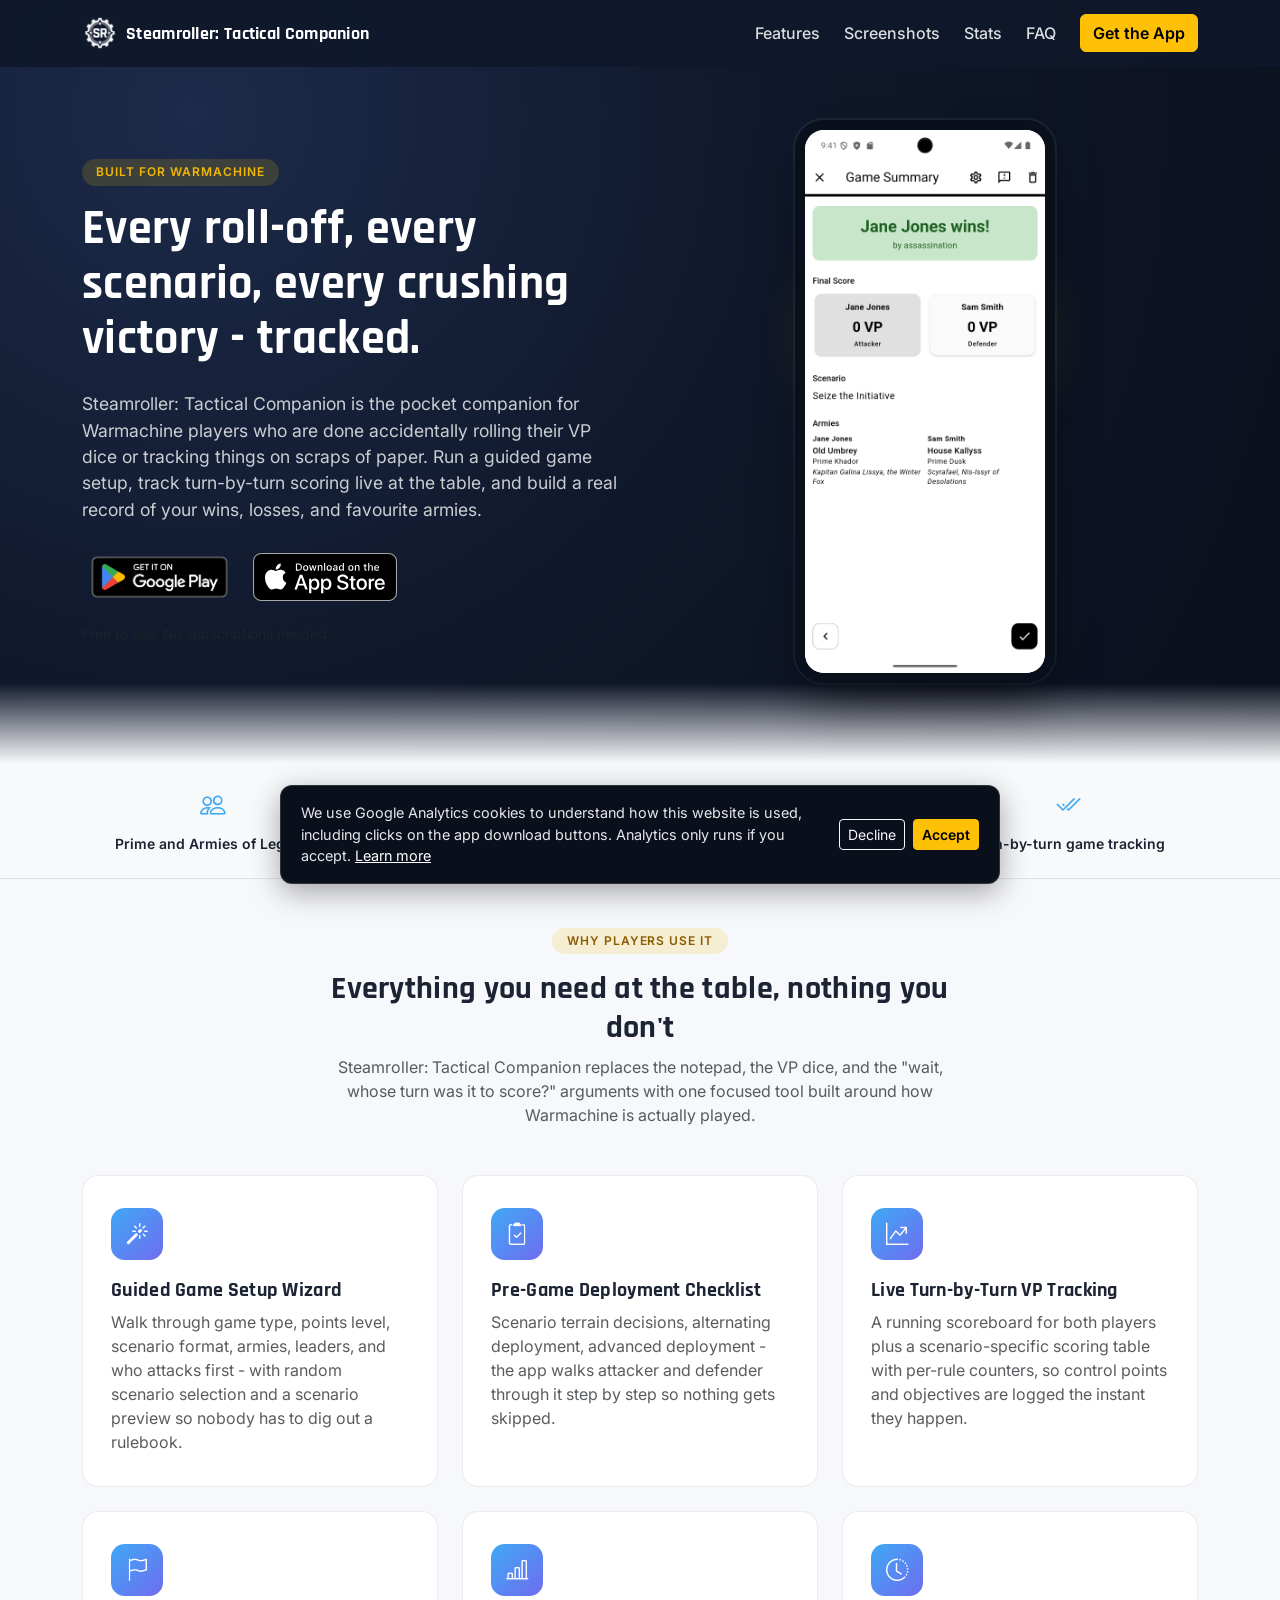
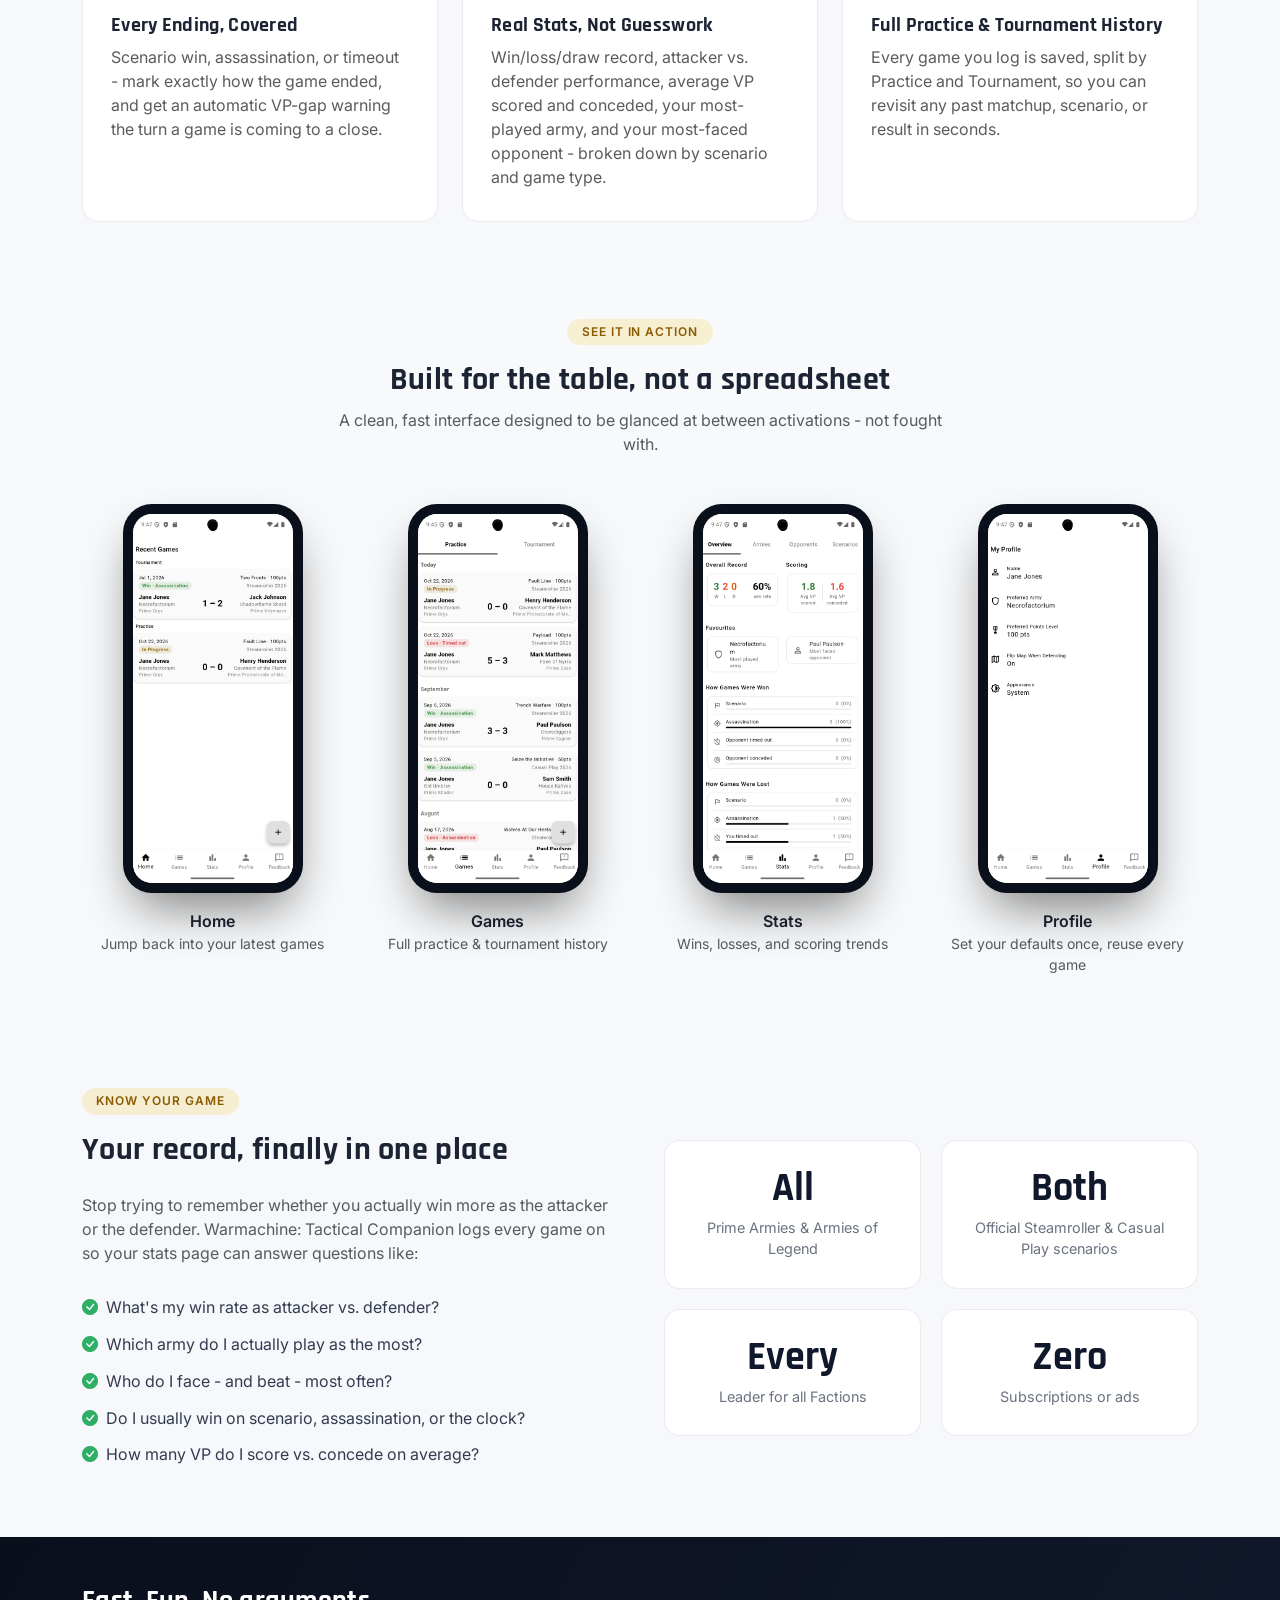
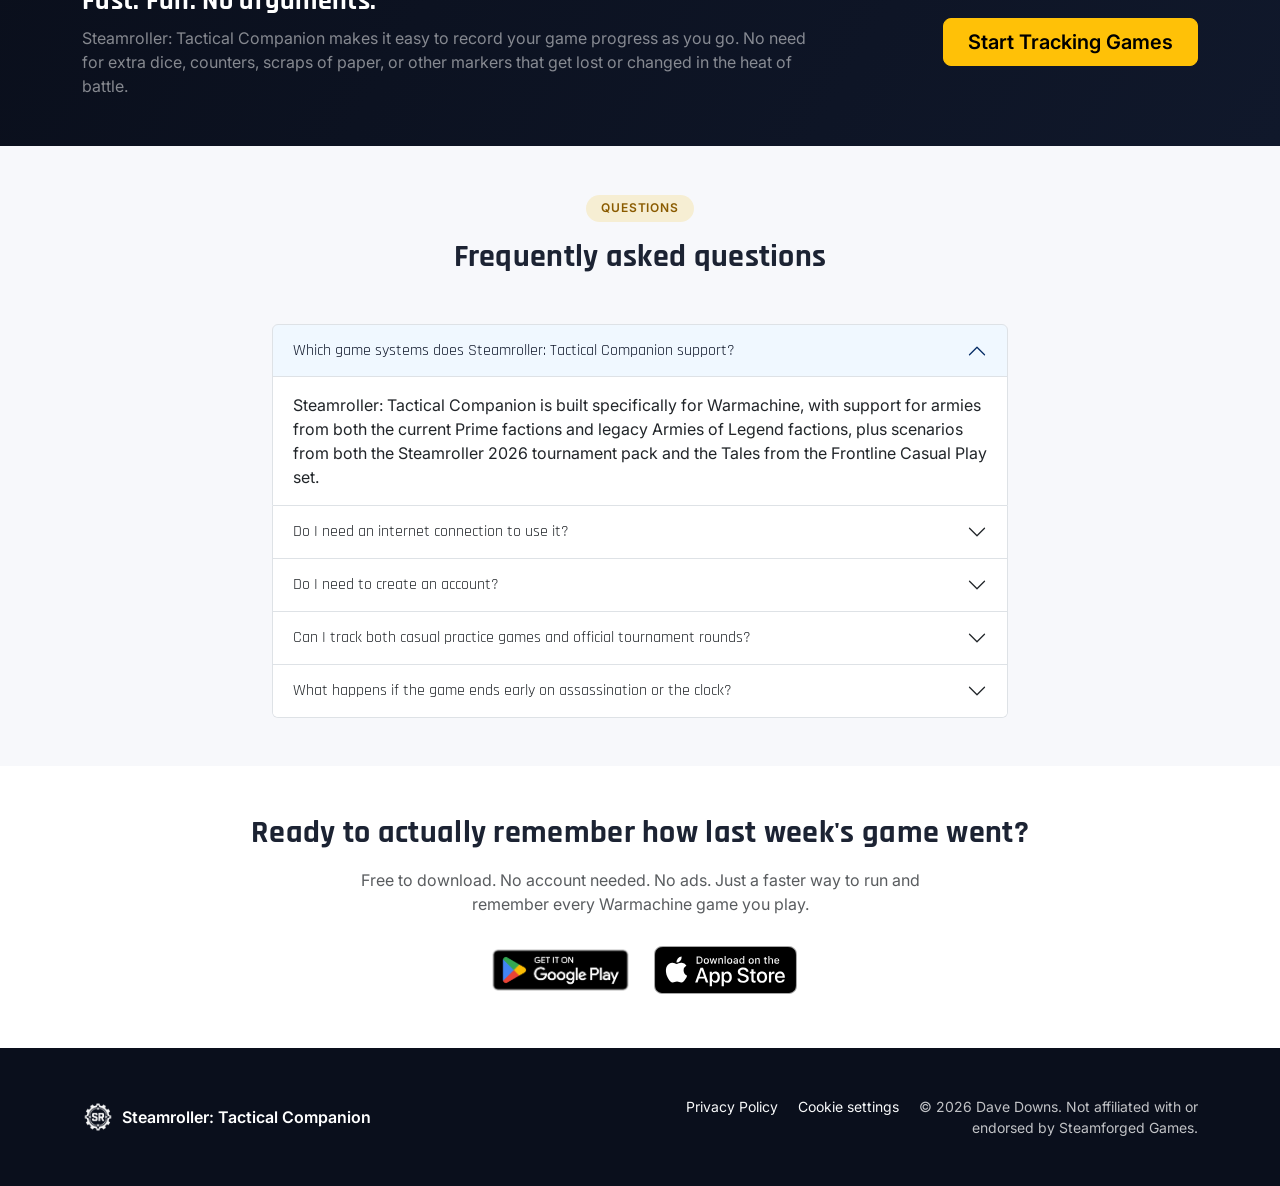
<file: index.html>
<!doctype html>
<html lang="en">
<head>
  <meta charset="UTF-8" />
  <meta name="viewport" content="width=device-width, initial-scale=1" />
  <title>Steamroller: Tactical Companion - Track Every Warmachine Game</title>
  <meta name="description" content="Steamroller: Tactical Companion is the tabletop wargame session tracker for Warmachine players. Run the setup wizard, track VP turn-by-turn, and see your stats - all offline, no account required." />

  <!-- Bootstrap 5 -->
  <link href="https://cdn.jsdelivr.net/npm/bootstrap@5.3.3/dist/css/bootstrap.min.css" rel="stylesheet">
  <!-- Bootstrap Icons -->
  <link rel="stylesheet" href="https://cdn.jsdelivr.net/npm/bootstrap-icons@1.11.3/font/bootstrap-icons.css">
  <!-- Google Font -->
  <link rel="preconnect" href="https://fonts.googleapis.com">
  <link href="https://fonts.googleapis.com/css2?family=Rajdhani:wght@500;600;700&family=Inter:wght@400;500;600;700&display=swap" rel="stylesheet">

  <link rel="icon" href="assets/img/app-icon.png">
  <link rel="stylesheet" href="assets/css/style.css">
  <script src="/assets/js/analytics.js"></script>
</head>
<body>

  <!-- Navbar -->
  <nav class="navbar navbar-expand-lg navbar-dark fixed-top">
    <div class="container">
      <a class="navbar-brand d-flex align-items-center gap-2" href="#top">
        <img src="assets/img/app-icon-foreground.png" alt="Steamroller: Tactical Companion icon" width="36" height="36" class="rounded-3">
        <span>Steamroller: Tactical Companion</span>
      </a>
      <button class="navbar-toggler" type="button" data-bs-toggle="collapse" data-bs-target="#navMenu" aria-label="Toggle navigation">
        <span class="navbar-toggler-icon"></span>
      </button>
      <div class="collapse navbar-collapse" id="navMenu">
        <ul class="navbar-nav ms-auto align-items-lg-center gap-lg-2">
          <li class="nav-item"><a class="nav-link" href="#features">Features</a></li>
          <li class="nav-item"><a class="nav-link" href="#screenshots">Screenshots</a></li>
          <li class="nav-item"><a class="nav-link" href="#stats">Stats</a></li>
          <li class="nav-item"><a class="nav-link" href="#faq">FAQ</a></li>
          <li class="nav-item">
            <a class="btn btn-warning fw-semibold ms-lg-2" href="#get-started">Get the App</a>
          </li>
        </ul>
      </div>
    </div>
  </nav>

  <!-- Hero -->
  <header id="top" class="hero">
    <div class="container">
      <div class="row align-items-center gy-5" id="get-started">
        <div class="col-lg-6">
          <span class="badge badge-eyebrow mb-3">Built for Warmachine</span>
          <h1 class="hero-title mb-4">Every roll-off, every scenario, every crushing victory - tracked.</h1>
          <p class="hero-lead mb-4">
            Steamroller: Tactical Companion is the pocket companion for Warmachine players who are done accidentally rolling their VP dice or tracking things on scraps of paper. 
            Run a guided game setup, track turn-by-turn scoring live at the table, and build a real record of your wins, losses, and favourite armies.
          </p>
          <div class="d-flex flex-wrap align-items-center gap-3">
            <a href="https://play.google.com/store/apps/details?id=com.steamroller.steamroller_app" data-install-store="google_play" data-install-location="hero" class="d-inline-flex align-items-center">
              <img src="assets/img/google-play-badge.png" alt="Get it on Google Play" height="60">
            </a>
            <a href="https://apps.apple.com/app/id6797552929" data-install-store="app_store" data-install-location="hero" class="d-inline-flex align-items-center">
              <img src="assets/img/app-store-badge.svg" alt="Download on the App Store" height="48">
            </a>
          </div>
          <p class="text-muted small mt-3 mb-0">Free to use. No subscriptions needed.</p>
        </div>
        <div class="col-lg-6">
          <div class="hero-phone-wrap text-center">
            <div class="phone-mockup mx-auto">
              <div class="phone-notch"></div>
              <img src="images/screenshots/summary.png" alt="Steamroller: Tactical Companion game summary screen showing recently completed game" class="phone-screen">
            </div>
          </div>
        </div>
      </div>
    </div>
    <div class="hero-fade"></div>
  </header>

  <!-- Feature strip -->
  <section class="py-4 border-bottom bg-body-tertiary">
    <div class="container">
      <div class="row text-center g-4 strip-row">
        <div class="col-6 col-md-3">
          <i class="bi bi-people strip-icon"></i>
          <div class="small fw-semibold mt-2">Prime and Armies of Legend</div>
        </div>
        <div class="col-6 col-md-3">
          <i class="bi bi-wifi-off strip-icon"></i>
          <div class="small fw-semibold mt-2">Works Fully Offline</div>
        </div>
        <div class="col-6 col-md-3">
          <i class="bi bi-map strip-icon"></i>
          <div class="small fw-semibold mt-2">Steamroller and Casual Scenarios</div>
        </div>
        <div class="col-6 col-md-3">          
          <i class="bi bi-check2-all strip-icon"></i>
          <div class="small fw-semibold mt-2">Turn-by-turn game tracking</div>
        </div>
      </div>
    </div>
  </section>

  <!-- Features -->
  <section id="features" class="py-5 py-lg-6">
    <div class="container">
      <div class="text-center mx-auto mb-5" style="max-width: 640px;">
        <span class="badge badge-eyebrow mb-3">Why players use it</span>
        <h2 class="section-title">Everything you need at the table, nothing you don't</h2>
        <p class="text-muted">
          Steamroller: Tactical Companion replaces the notepad, the VP dice, and the "wait, whose turn was it
          to score?" arguments with one focused tool built around how Warmachine is actually played.
        </p>
      </div>

      <div class="row g-4">
        <div class="col-md-6 col-lg-4">
          <div class="feature-card h-100">
            <div class="feature-icon"><i class="bi bi-magic"></i></div>
            <h3 class="h5 fw-bold mb-2">Guided Game Setup Wizard</h3>
            <p class="text-muted mb-0">
              Walk through game type, points level, scenario format, armies, leaders, and who attacks first
              - with random scenario selection and a scenario preview so nobody has to dig out a rulebook.
            </p>
          </div>
        </div>
        <div class="col-md-6 col-lg-4">
          <div class="feature-card h-100">
            <div class="feature-icon"><i class="bi bi-clipboard2-check"></i></div>
            <h3 class="h5 fw-bold mb-2">Pre-Game Deployment Checklist</h3>
            <p class="text-muted mb-0">
              Scenario terrain decisions, alternating deployment, advanced deployment - the app
              walks attacker and defender through it step by step so nothing gets skipped.
            </p>
          </div>
        </div>
        <div class="col-md-6 col-lg-4">
          <div class="feature-card h-100">
            <div class="feature-icon"><i class="bi bi-graph-up-arrow"></i></div>
            <h3 class="h5 fw-bold mb-2">Live Turn-by-Turn VP Tracking</h3>
            <p class="text-muted mb-0">
              A running scoreboard for both players plus a scenario-specific scoring table with per-rule
              counters, so control points and objectives are logged the instant they happen.
            </p>
          </div>
        </div>
        <div class="col-md-6 col-lg-4">
          <div class="feature-card h-100">
            <div class="feature-icon"><i class="bi bi-flag"></i></div>
            <h3 class="h5 fw-bold mb-2">Every Ending, Covered</h3>
            <p class="text-muted mb-0">
              Scenario win, assassination, or timeout - mark exactly how the game ended, and get an
              automatic VP-gap warning the turn a game is coming to a close.
            </p>
          </div>
        </div>
        <div class="col-md-6 col-lg-4">
          <div class="feature-card h-100">
            <div class="feature-icon"><i class="bi bi-bar-chart-line"></i></div>
            <h3 class="h5 fw-bold mb-2">Real Stats, Not Guesswork</h3>
            <p class="text-muted mb-0">
              Win/loss/draw record, attacker vs. defender performance, average VP scored and conceded,
              your most-played army, and your most-faced opponent - broken down by scenario and game type.
            </p>
          </div>
        </div>
        <div class="col-md-6 col-lg-4">
          <div class="feature-card h-100">
            <div class="feature-icon"><i class="bi bi-clock-history"></i></div>
            <h3 class="h5 fw-bold mb-2">Full Practice &amp; Tournament History</h3>
            <p class="text-muted mb-0">
              Every game you log is saved, split by Practice and Tournament, so
              you can revisit any past matchup, scenario, or result in seconds.
            </p>
          </div>
        </div>
      </div>
    </div>
  </section>

  <!-- Screenshots -->
  <section id="screenshots" class="py-5 py-lg-6 bg-body-tertiary">
    <div class="container">
      <div class="text-center mx-auto mb-5" style="max-width: 640px;">
        <span class="badge badge-eyebrow mb-3">See it in action</span>
        <h2 class="section-title">Built for the table, not a spreadsheet</h2>
        <p class="text-muted">A clean, fast interface designed to be glanced at between activations - not fought with.</p>
      </div>

      <div class="row g-4 justify-content-center">
        <div class="col-6 col-lg-3">
          <div class="phone-mockup phone-mockup-sm mx-auto">
            <div class="phone-notch"></div>
            <img src="images/screenshots/home.png" alt="Home tab showing recent games" class="phone-screen">
          </div>
          <p class="text-center fw-semibold mt-3 mb-0">Home</p>
          <p class="text-center text-muted small">Jump back into your latest games</p>
        </div>
        <div class="col-6 col-lg-3">
          <div class="phone-mockup phone-mockup-sm mx-auto">
            <div class="phone-notch"></div>
            <img src="images/screenshots/games.png" alt="Games tab showing practice and tournament history" class="phone-screen">
          </div>
          <p class="text-center fw-semibold mt-3 mb-0">Games</p>
          <p class="text-center text-muted small">Full practice &amp; tournament history</p>
        </div>
        <div class="col-6 col-lg-3">
          <div class="phone-mockup phone-mockup-sm mx-auto">
            <div class="phone-notch"></div>
            <img src="images/screenshots/stats.png" alt="Stats tab showing win/loss record and scoring averages" class="phone-screen">
          </div>
          <p class="text-center fw-semibold mt-3 mb-0">Stats</p>
          <p class="text-center text-muted small">Wins, losses, and scoring trends</p>
        </div>
        <div class="col-6 col-lg-3">
          <div class="phone-mockup phone-mockup-sm mx-auto">
            <div class="phone-notch"></div>
            <img src="images/screenshots/profile.png" alt="Profile tab showing preferences" class="phone-screen">
          </div>
          <p class="text-center fw-semibold mt-3 mb-0">Profile</p>
          <p class="text-center text-muted small">Set your defaults once, reuse every game</p>
        </div>
      </div>
    </div>
  </section>

  <!-- Stats / social proof style section -->
  <section id="stats" class="py-5 py-lg-6">
    <div class="container">
      <div class="row align-items-center g-5">
        <div class="col-lg-6">
          <span class="badge badge-eyebrow mb-3">Know your game</span>
          <h2 class="section-title mb-4">Your record, finally in one place</h2>
          <p class="text-muted mb-4">
            Stop trying to remember whether you actually win more as the attacker or the defender. Warmachine: Tactical
            Companion logs every game on so your stats page can answer questions like:
          </p>
          <ul class="list-unstyled feature-list">
            <li><i class="bi bi-check-circle-fill me-2"></i>What's my win rate as attacker vs. defender?</li>
            <li><i class="bi bi-check-circle-fill me-2"></i>Which army do I actually play as the most?</li>
            <li><i class="bi bi-check-circle-fill me-2"></i>Who do I face - and beat - most often?</li>
            <li><i class="bi bi-check-circle-fill me-2"></i>Do I usually win on scenario, assassination, or the clock?</li>
            <li><i class="bi bi-check-circle-fill me-2"></i>How many VP do I score vs. concede on average?</li>
          </ul>
        </div>
        <div class="col-lg-6">
          <div class="stat-card-grid">
            <div class="stat-card">
              <div class="stat-number">All</div>
              <div class="stat-label">Prime Armies &amp; Armies of Legend</div>
            </div>
            <div class="stat-card">
              <div class="stat-number">Both</div>
              <div class="stat-label">Official Steamroller &amp; Casual Play scenarios</div>
            </div>
            <div class="stat-card">
              <div class="stat-number">Every</div>
              <div class="stat-label">Leader for all Factions</div>
            </div>
            <div class="stat-card">
              <div class="stat-number">Zero</div>
              <div class="stat-label">Subscriptions or ads</div>
            </div>
          </div>
        </div>
      </div>
    </div>
  </section>

  <!-- Privacy band -->
  <section class="py-5 privacy-band">
    <div class="container">
      <div class="row align-items-center g-4">
        <div class="col-lg-8">
          <h2 class="h3 fw-bold mb-2 text-white">Fast. Fun. No arguments.</h2>
          <p class="text-white-50 mb-0">
            Steamroller: Tactical Companion makes it easy to record your game progress as you go.
            No need for extra dice, counters, scraps of paper, or other markers that get lost or changed in the heat of battle.
          </p>
        </div>
        <div class="col-lg-4 text-lg-end">
          <a href="#get-started" class="btn btn-warning btn-lg fw-semibold px-4">Start Tracking Games</a>
        </div>
      </div>
    </div>
  </section>

  <!-- FAQ -->
  <section id="faq" class="py-5 py-lg-6">
    <div class="container">
      <div class="text-center mx-auto mb-5" style="max-width: 640px;">
        <span class="badge badge-eyebrow mb-3">Questions</span>
        <h2 class="section-title">Frequently asked questions</h2>
      </div>
      <div class="row justify-content-center">
        <div class="col-lg-8">
          <div class="accordion" id="faqAccordion">
            <div class="accordion-item">
              <h3 class="accordion-header">
                <button class="accordion-button" type="button" data-bs-toggle="collapse" data-bs-target="#faq1">
                  Which game systems does Steamroller: Tactical Companion support?
                </button>
              </h3>
              <div id="faq1" class="accordion-collapse collapse show" data-bs-parent="#faqAccordion">
                <div class="accordion-body">
                  Steamroller: Tactical Companion is built specifically for Warmachine, with support for armies from
                  both the current Prime factions and legacy Armies of Legend factions, plus scenarios from
                  both the Steamroller 2026 tournament pack and the Tales from the Frontline Casual Play set.
                </div>
              </div>
            </div>
            <div class="accordion-item">
              <h3 class="accordion-header">
                <button class="accordion-button collapsed" type="button" data-bs-toggle="collapse" data-bs-target="#faq2">
                  Do I need an internet connection to use it?
                </button>
              </h3>
              <div id="faq2" class="accordion-collapse collapse" data-bs-parent="#faqAccordion">
                <div class="accordion-body">
                  No. All game data is stored locally on your device, so you can set up games, track turns,
                  and review your stats and history without any connection - perfect for game stores and
                  venues with patchy Wi-Fi.
                </div>
              </div>
            </div>
            <div class="accordion-item">
              <h3 class="accordion-header">
                <button class="accordion-button collapsed" type="button" data-bs-toggle="collapse" data-bs-target="#faq3">
                  Do I need to create an account?
                </button>
              </h3>
              <div id="faq3" class="accordion-collapse collapse" data-bs-parent="#faqAccordion">
                <div class="accordion-body">
                  No sign-up, no login, no email required. Open the app and start your first game setup wizard
                  straight away.
                </div>
              </div>
            </div>
            <div class="accordion-item">
              <h3 class="accordion-header">
                <button class="accordion-button collapsed" type="button" data-bs-toggle="collapse" data-bs-target="#faq4">
                  Can I track both casual practice games and official tournament rounds?
                </button>
              </h3>
              <div id="faq4" class="accordion-collapse collapse" data-bs-parent="#faqAccordion">
                <div class="accordion-body">
                  Yes. Every game is tagged as either Practice or Tournament, and your Games history and Stats
                  are broken down by both, so your tournament record never gets muddied by casual games.
                </div>
              </div>
            </div>
            <div class="accordion-item">
              <h3 class="accordion-header">
                <button class="accordion-button collapsed" type="button" data-bs-toggle="collapse" data-bs-target="#faq5">
                  What happens if the game ends early on assassination or the clock?
                </button>
              </h3>
              <div id="faq5" class="accordion-collapse collapse" data-bs-parent="#faqAccordion">
                <div class="accordion-body">
                  The turn tracker lets you mark exactly how a game ended - scenario win, assassination, or a
                  player timing out - and automatically warns you when a VP gap has already decided the game,
                  so nobody keeps playing a round that's already over.
                </div>
              </div>
            </div>
          </div>
        </div>
      </div>
    </div>
  </section>

  <!-- Final CTA -->
  <section class="py-5 py-lg-6 final-cta text-center">
    <div class="container">
      <h2 class="section-title mb-3">Ready to actually remember how last week's game went?</h2>
      <p class="text-muted mb-4 mx-auto" style="max-width: 560px;">
        Free to download. No account needed. No ads. Just a faster way to run and remember every Warmachine game you play.
      </p>
      <div class="d-flex flex-wrap align-items-center gap-3 justify-content-center">
        <a href="https://play.google.com/store/apps/details?id=com.steamroller.steamroller_app" data-install-store="google_play" data-install-location="final_cta" class="d-inline-flex align-items-center">
          <img src="assets/img/google-play-badge.png" alt="Get it on Google Play" height="60">
        </a>
        <a href="https://apps.apple.com/app/id6797552929" data-install-store="app_store" data-install-location="final_cta" class="d-inline-flex align-items-center">
          <img src="assets/img/app-store-badge.svg" alt="Download on the App Store" height="48">
        </a>
      </div>
    </div>
  </section>

  <!-- Footer -->
  <footer class="py-5 footer">
    <div class="container">
      <div class="row gy-4 align-items-center">
        <div class="col-md-6 d-flex align-items-center gap-2">
          <img src="assets/img/app-icon-foreground.png" alt="Steamroller: Tactical Companion icon" width="32" height="32" class="rounded-3">
          <span class="fw-semibold">Steamroller: Tactical Companion</span>
        </div>
        <div class="col-md-6 text-md-end small">
          <a href="privacy/" class="link-light text-decoration-none me-3">Privacy Policy</a>
          <a href="#" data-cookie-settings class="link-light text-decoration-none me-3">Cookie settings</a>
          &copy; <span id="year"></span> Dave Downs. Not affiliated with or endorsed by Steamforged Games.
        </div>
      </div>
    </div>
  </footer>

  <script src="https://cdn.jsdelivr.net/npm/bootstrap@5.3.3/dist/js/bootstrap.bundle.min.js"></script>
  <script>
    document.getElementById('year').textContent = new Date().getFullYear();
  </script>
</body>
</html>
</file>
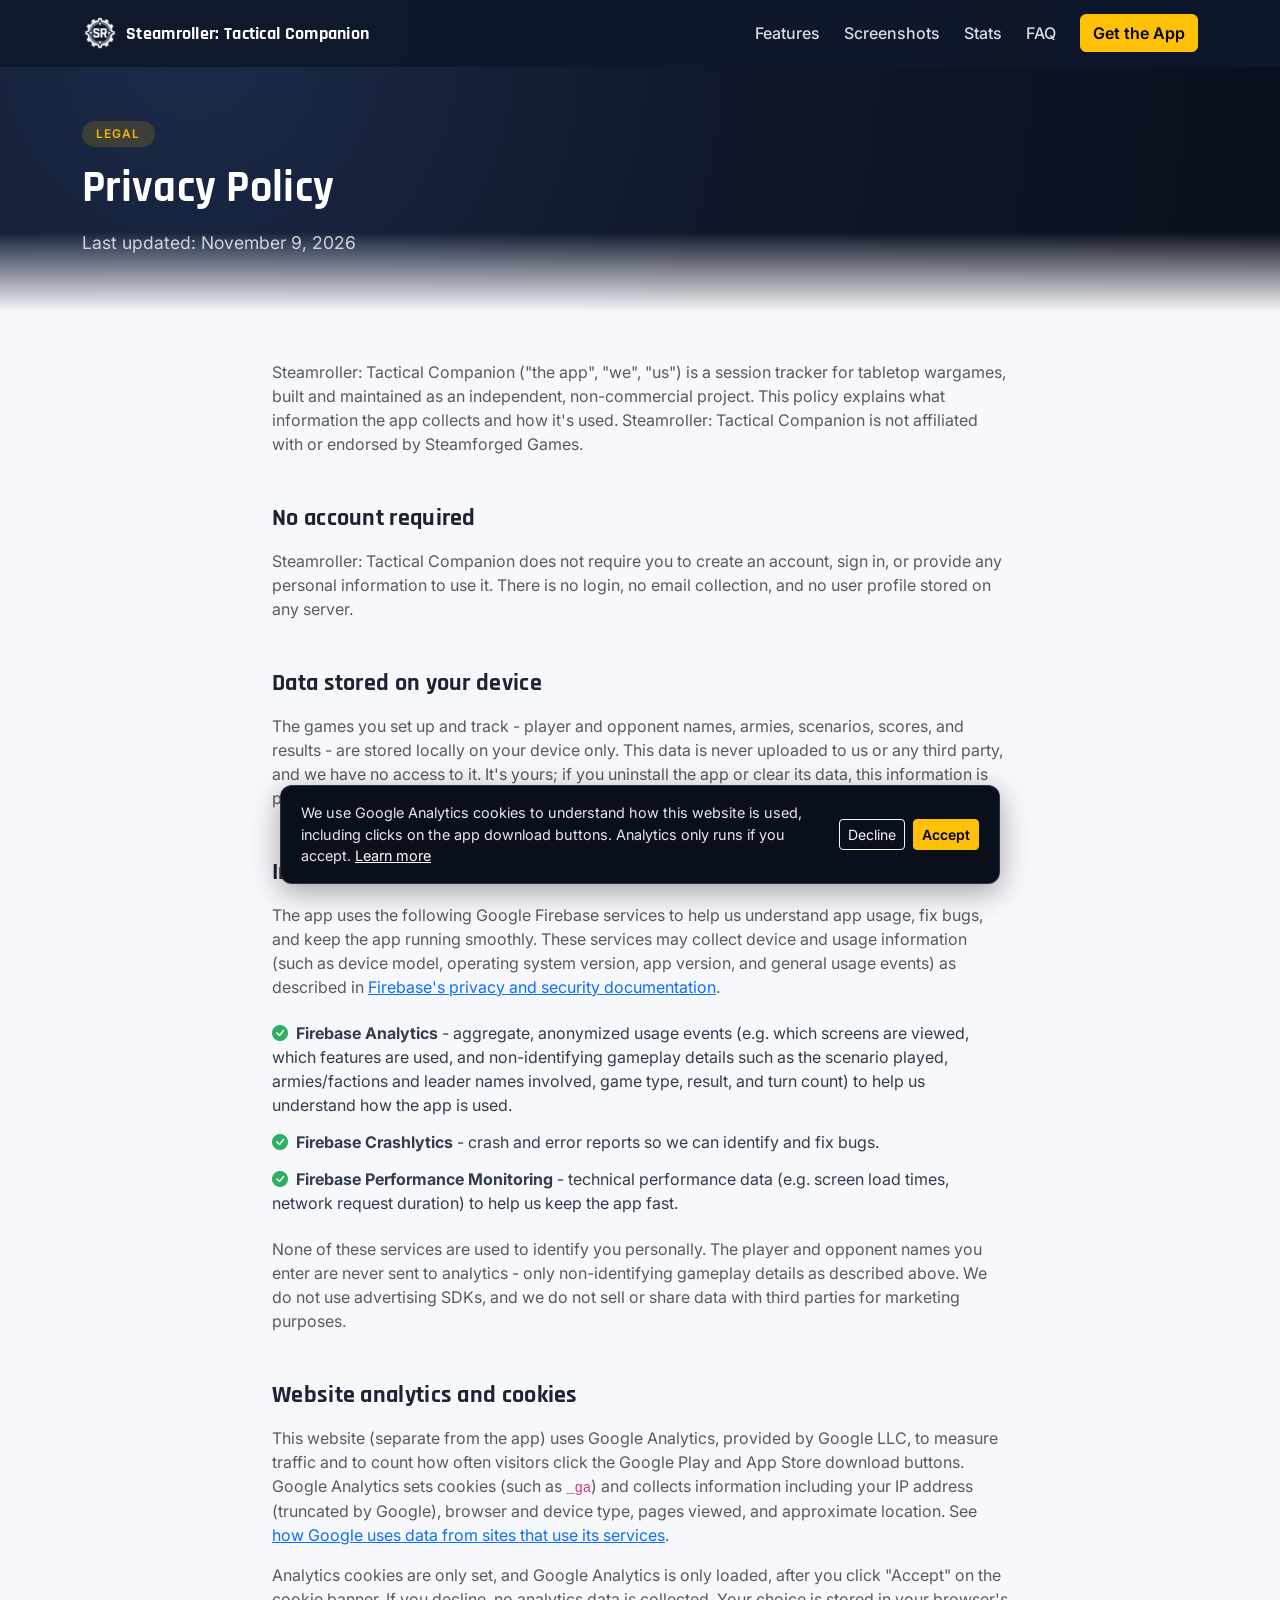
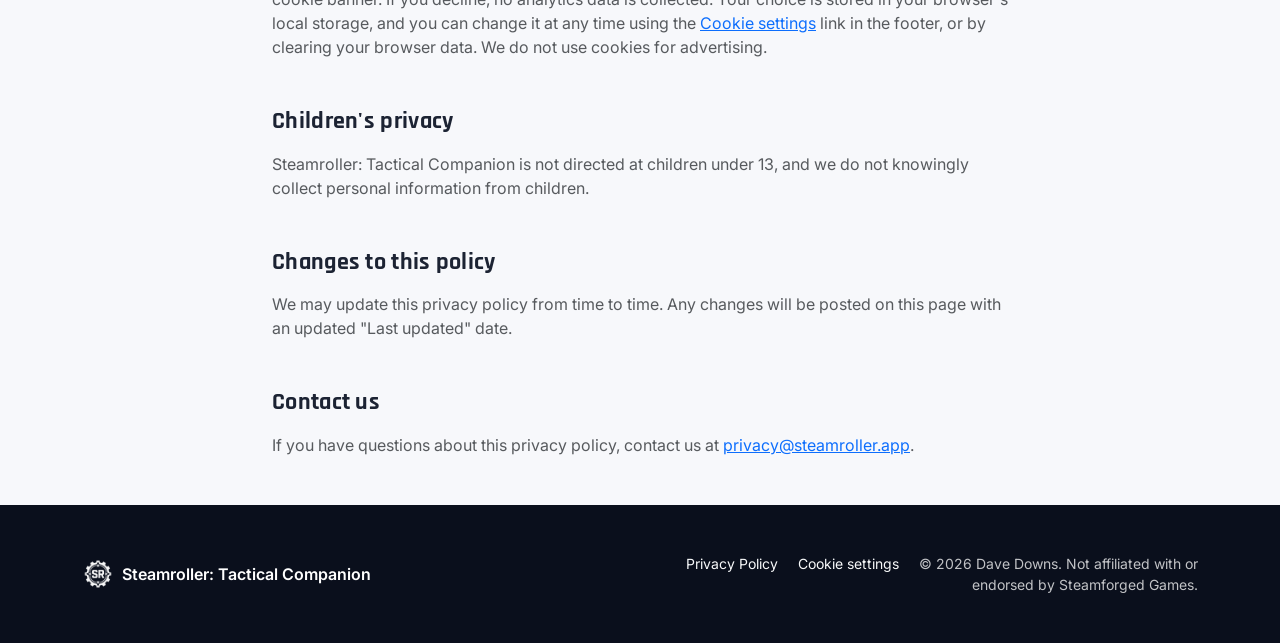
<file: privacy/index.html>
<!doctype html>
<html lang="en">
<head>
  <meta charset="UTF-8" />
  <meta name="viewport" content="width=device-width, initial-scale=1" />
  <title>Privacy Policy - Steamroller: Tactical Companion</title>
  <meta name="description" content="Privacy Policy for Steamroller: Tactical Companion, the tabletop wargame session tracker for Warmachine players." />

  <!-- Bootstrap 5 -->
  <link href="https://cdn.jsdelivr.net/npm/bootstrap@5.3.3/dist/css/bootstrap.min.css" rel="stylesheet">
  <!-- Bootstrap Icons -->
  <link rel="stylesheet" href="https://cdn.jsdelivr.net/npm/bootstrap-icons@1.11.3/font/bootstrap-icons.css">
  <!-- Google Font -->
  <link rel="preconnect" href="https://fonts.googleapis.com">
  <link href="https://fonts.googleapis.com/css2?family=Rajdhani:wght@500;600;700&family=Inter:wght@400;500;600;700&display=swap" rel="stylesheet">

  <link rel="icon" href="../assets/img/app-icon.png">
  <link rel="stylesheet" href="../assets/css/style.css">
  <script src="/assets/js/analytics.js"></script>
</head>
<body>

  <!-- Navbar -->
  <nav class="navbar navbar-expand-lg navbar-dark fixed-top">
    <div class="container">
      <a class="navbar-brand d-flex align-items-center gap-2" href="../index.html">
        <img src="../assets/img/app-icon-foreground.png" alt="Steamroller: Tactical Companion icon" width="36" height="36" class="rounded-3">
        <span>Steamroller: Tactical Companion</span>
      </a>
      <button class="navbar-toggler" type="button" data-bs-toggle="collapse" data-bs-target="#navMenu" aria-label="Toggle navigation">
        <span class="navbar-toggler-icon"></span>
      </button>
      <div class="collapse navbar-collapse" id="navMenu">
        <ul class="navbar-nav ms-auto align-items-lg-center gap-lg-2">
          <li class="nav-item"><a class="nav-link" href="../index.html#features">Features</a></li>
          <li class="nav-item"><a class="nav-link" href="../index.html#screenshots">Screenshots</a></li>
          <li class="nav-item"><a class="nav-link" href="../index.html#stats">Stats</a></li>
          <li class="nav-item"><a class="nav-link" href="../index.html#faq">FAQ</a></li>
          <li class="nav-item">
            <a class="btn btn-warning fw-semibold ms-lg-2" href="../index.html#get-started">Get the App</a>
          </li>
        </ul>
      </div>
    </div>
  </nav>

  <!-- Page header -->
  <header class="hero" style="padding: 7.5rem 0 3.5rem;">
    <div class="container">
      <span class="badge badge-eyebrow mb-3">Legal</span>
      <h1 class="hero-title mb-3" style="font-size: clamp(1.9rem, 3.5vw, 2.75rem);">Privacy Policy</h1>
      <p class="hero-lead mb-0">Last updated: November 9, 2026</p>
    </div>
    <div class="hero-fade"></div>
  </header>

  <!-- Policy content -->
  <section class="py-5 py-lg-6">
    <div class="container">
      <div class="row justify-content-center">
        <div class="col-lg-8 policy-content">

          <p class="text-muted">
            Steamroller: Tactical Companion ("the app", "we", "us") is a session tracker for tabletop wargames, built and
            maintained as an independent, non-commercial project. This policy explains what information
            the app collects and how it's used. Steamroller: Tactical Companion is not affiliated with or endorsed by
            Steamforged Games.
          </p>

          <h2 class="h4 fw-bold mt-5 mb-3">No account required</h2>
          <p class="text-muted">
            Steamroller: Tactical Companion does not require you to create an account, sign in, or provide any personal
            information to use it. There is no login, no email collection, and no user profile stored on
            any server.
          </p>

          <h2 class="h4 fw-bold mt-5 mb-3">Data stored on your device</h2>
          <p class="text-muted">
            The games you set up and track - player and opponent names, armies, scenarios, scores, and
            results - are stored locally on your device only. This data is never uploaded to us or any
            third party, and we have no access to it. It's yours; if you uninstall the app or clear its
            data, this information is permanently deleted.
          </p>

          <h2 class="h4 fw-bold mt-5 mb-3">Information collected automatically</h2>
          <p class="text-muted">
            The app uses the following Google Firebase services to help us understand app usage, fix bugs,
            and keep the app running smoothly. These services may collect device and usage information
            (such as device model, operating system version, app version, and general usage events) as
            described in
            <a href="https://firebase.google.com/support/privacy" target="_blank" rel="noopener">Firebase's privacy and security documentation</a>.
          </p>
          <ul class="feature-list list-unstyled">
            <li><i class="bi bi-check-circle-fill me-2"></i><strong>Firebase Analytics</strong> - aggregate, anonymized usage events (e.g. which screens are viewed, which features are used, and non-identifying gameplay details such as the scenario played, armies/factions and leader names involved, game type, result, and turn count) to help us understand how the app is used.</li>
            <li><i class="bi bi-check-circle-fill me-2"></i><strong>Firebase Crashlytics</strong> - crash and error reports so we can identify and fix bugs.</li>
            <li><i class="bi bi-check-circle-fill me-2"></i><strong>Firebase Performance Monitoring</strong> - technical performance data (e.g. screen load times, network request duration) to help us keep the app fast.</li>
          </ul>
          <p class="text-muted">
            None of these services are used to identify you personally. The player and opponent names you
            enter are never sent to analytics - only non-identifying gameplay details as described above.
            We do not use advertising SDKs, and we do not sell or share data with third parties for
            marketing purposes.
          </p>

          <h2 class="h4 fw-bold mt-5 mb-3" id="website-analytics">Website analytics and cookies</h2>
          <p class="text-muted">
            This website (separate from the app) uses Google Analytics, provided by Google LLC, to measure
            traffic and to count how often visitors click the Google Play and App Store download buttons.
            Google Analytics sets cookies (such as <code>_ga</code>) and collects information including your
            IP address (truncated by Google), browser and device type, pages viewed, and approximate location.
            See
            <a href="https://policies.google.com/technologies/partner-sites" target="_blank" rel="noopener">how Google uses data from sites that use its services</a>.
          </p>
          <p class="text-muted">
            Analytics cookies are only set, and Google Analytics is only loaded, after you click
            "Accept" on the cookie banner. If you decline, no analytics data is collected. Your choice is
            stored in your browser's local storage, and you can change it at any time using the
            <a href="#" data-cookie-settings>Cookie settings</a> link in the footer, or by clearing your
            browser data. We do not use cookies for advertising.
          </p>

          <h2 class="h4 fw-bold mt-5 mb-3">Children's privacy</h2>
          <p class="text-muted">
            Steamroller: Tactical Companion is not directed at children under 13, and we do not knowingly collect personal
            information from children.
          </p>

          <h2 class="h4 fw-bold mt-5 mb-3">Changes to this policy</h2>
          <p class="text-muted">
            We may update this privacy policy from time to time. Any changes will be posted on this page
            with an updated "Last updated" date.
          </p>

          <h2 class="h4 fw-bold mt-5 mb-3">Contact us</h2>
          <p class="text-muted mb-0">
            If you have questions about this privacy policy, contact us at
            <a href="mailto:privacy@steamroller.app">privacy@steamroller.app</a>.
          </p>

        </div>
      </div>
    </div>
  </section>

  <!-- Footer -->
  <footer class="py-5 footer">
    <div class="container">
      <div class="row gy-4 align-items-center">
        <div class="col-md-6 d-flex align-items-center gap-2">
          <img src="../assets/img/app-icon-foreground.png" alt="Steamroller: Tactical Companion icon" width="32" height="32" class="rounded-3">
          <span class="fw-semibold">Steamroller: Tactical Companion</span>
        </div>
        <div class="col-md-6 text-md-end small">
          <a href="index.html" class="link-light text-decoration-none me-3">Privacy Policy</a>
          <a href="#" data-cookie-settings class="link-light text-decoration-none me-3">Cookie settings</a>
          &copy; <span id="year"></span> Dave Downs. Not affiliated with or endorsed by Steamforged Games.
        </div>
      </div>
    </div>
  </footer>

  <script src="https://cdn.jsdelivr.net/npm/bootstrap@5.3.3/dist/js/bootstrap.bundle.min.js"></script>
  <script>
    document.getElementById('year').textContent = new Date().getFullYear();
  </script>
</body>
</html>
</file>
<file: assets/css/style.css>
:root {
  --sr-navy: #10182b;
  --sr-navy-dark: #0a0f1c;
  --sr-accent: #f2b705;
  --sr-accent-2: #3fa9f5;
  --sr-red: #d9455f;
  --sr-body-bg: #f7f8fb;
}

body {
  font-family: 'Inter', system-ui, -apple-system, sans-serif;
  background-color: var(--sr-body-bg);
  color: #1c2333;
}

h1, h2, h3, .navbar-brand {
  font-family: 'Rajdhani', 'Inter', sans-serif;
  letter-spacing: 0.3px;
}

.section-title {
  font-weight: 700;
  font-size: clamp(1.75rem, 2.5vw, 2.5rem);
}

/* Navbar */
.navbar {
  background-color: rgba(16, 24, 43, 0.92);
  backdrop-filter: blur(6px);
  padding-top: 0.65rem;
  padding-bottom: 0.65rem;
}

.navbar-brand {
  font-weight: 700;
  font-size: 1.15rem;
  color: #fff !important;
}

.navbar .nav-link {
  color: rgba(255, 255, 255, 0.85) !important;
  font-weight: 500;
}

.navbar .nav-link:hover {
  color: #fff !important;
}

/* Hero */
.hero {
  position: relative;
  padding: 7.5rem 0 5rem;
  background: radial-gradient(circle at 15% 15%, #1c2b4a 0%, var(--sr-navy) 45%, var(--sr-navy-dark) 100%);
  color: #fff;
  overflow: hidden;
}

.badge-eyebrow {
  background-color: rgba(242, 183, 5, 0.16);
  color: #8a5b00;
  font-weight: 600;
  font-size: 0.75rem;
  text-transform: uppercase;
  letter-spacing: 0.08em;
  padding: 0.45rem 0.9rem;
  border-radius: 50rem;
}

/* On the dark hero background, the light badge fill needs a lighter,
   higher-contrast text color instead of the dark one used elsewhere. */
.hero .badge-eyebrow {
  color: var(--sr-accent);
}

.hero-title {
  font-weight: 700;
  font-size: clamp(2rem, 4vw, 3rem);
  line-height: 1.15;
}

.hero-lead {
  font-size: 1.1rem;
  color: rgba(255, 255, 255, 0.78);
  max-width: 42rem;
}

.hero-fade {
  position: absolute;
  inset: auto 0 0 0;
  height: 80px;
  background: linear-gradient(to bottom, rgba(16, 24, 43, 0), var(--sr-body-bg));
  pointer-events: none;
}

/* Phone mockup */
.phone-mockup {
  position: relative;
  width: 260px;
  aspect-ratio: 390 / 844;
  background: #0a0f1c;
  border-radius: 1.8rem;
  padding: 10px;
  box-shadow:
    0 25px 50px -12px rgba(0, 0, 0, 0.5),
    0 0 0 2px rgba(255, 255, 255, 0.06);
}

.phone-mockup-sm {
  width: 180px;
}

.phone-notch {
  position: absolute;
  top: 20px;
  left: 50%;
  transform: translateX(-50%);
  width: 12px;
  height: 12px;
  background: #000;
  border-radius: 50%;
  box-shadow: 0 0 0 2px rgba(255, 255, 255, 0.08);
  z-index: 2;
}

.phone-mockup-sm .phone-notch {
  top: 18px;
  width: 9px;
  height: 9px;
}

.phone-screen {
  width: 100%;
  height: 100%;
  object-fit: cover;
  object-position: top center;
  border-radius: 1.2rem;
  background-color: #fff;
  display: block;
}

.hero-phone-wrap {
  position: relative;
}

.hero-phone-wrap::before {
  content: "";
  position: absolute;
  top: 10%;
  left: 50%;
  transform: translateX(-50%);
  width: 320px;
  height: 320px;
  background: radial-gradient(circle, rgba(242, 183, 5, 0.25), transparent 70%);
  filter: blur(10px);
  z-index: 0;
}

.hero-phone-wrap .phone-mockup {
  position: relative;
  z-index: 1;
}

/* Feature strip */
.strip-icon {
  font-size: 1.6rem;
  color: var(--sr-accent-2);
}

/* Feature cards */
.feature-card {
  background: #fff;
  border: 1px solid rgba(16, 24, 43, 0.08);
  border-radius: 1rem;
  padding: 2rem 1.75rem;
  transition: transform 0.15s ease, box-shadow 0.15s ease;
}

.feature-card:hover {
  transform: translateY(-4px);
  box-shadow: 0 20px 35px -18px rgba(16, 24, 43, 0.25);
}

.feature-icon {
  width: 52px;
  height: 52px;
  border-radius: 0.85rem;
  background: linear-gradient(135deg, var(--sr-accent-2), #6f6cf0);
  color: #fff;
  display: flex;
  align-items: center;
  justify-content: center;
  font-size: 1.4rem;
  margin-bottom: 1.1rem;
}

/* Stats */
.stat-card-grid {
  display: grid;
  grid-template-columns: 1fr 1fr;
  gap: 1.25rem;
}

.stat-card {
  background: #fff;
  border: 1px solid rgba(16, 24, 43, 0.08);
  border-radius: 1rem;
  padding: 1.75rem 1.25rem;
  text-align: center;
}

.stat-number {
  font-family: 'Rajdhani', sans-serif;
  font-weight: 700;
  font-size: 2.5rem;
  color: var(--sr-navy);
  line-height: 1;
}

.stat-label {
  color: #6b7280;
  font-size: 0.9rem;
  margin-top: 0.5rem;
}

.feature-list li {
  padding: 0.4rem 0;
  color: #333c4e;
}

.feature-list i {
  color: #2fae66;
}

/* Privacy band */
.privacy-band {
  background: linear-gradient(120deg, var(--sr-navy-dark), var(--sr-navy));
}

/* Final CTA */
.final-cta {
  background: #fff;
}

/* Footer */
.footer {
  background: var(--sr-navy-dark);
  color: rgba(255, 255, 255, 0.75);
}

.footer .fw-semibold {
  color: #fff;
}

/* Cookie banner */
#cookie-banner {
  position: fixed;
  left: 1rem;
  right: 1rem;
  bottom: 1rem;
  z-index: 2000;
  max-width: 720px;
  margin: 0 auto;
  padding: 1rem 1.25rem;
  display: flex;
  flex-wrap: wrap;
  align-items: center;
  gap: 1rem;
  background: var(--sr-navy-dark);
  color: rgba(255, 255, 255, 0.9);
  border: 1px solid rgba(255, 255, 255, 0.15);
  border-radius: 0.75rem;
  box-shadow: 0 8px 30px rgba(0, 0, 0, 0.35);
  font-size: 0.9rem;
}

#cookie-banner p {
  flex: 1 1 300px;
}

#cookie-banner a {
  color: #fff;
}

.cookie-banner-actions {
  display: flex;
  gap: 0.5rem;
}

/* Accordion tweaks */
.accordion-button:not(.collapsed) {
  background-color: rgba(63, 169, 245, 0.08);
  color: var(--sr-navy);
}

.accordion-button:focus {
  box-shadow: none;
}

@media (max-width: 991.98px) {
  .hero {
    padding: 6.5rem 0 4rem;
    text-align: center;
  }

  .hero-lead {
    max-width: 100%;
  }
}
</file>
